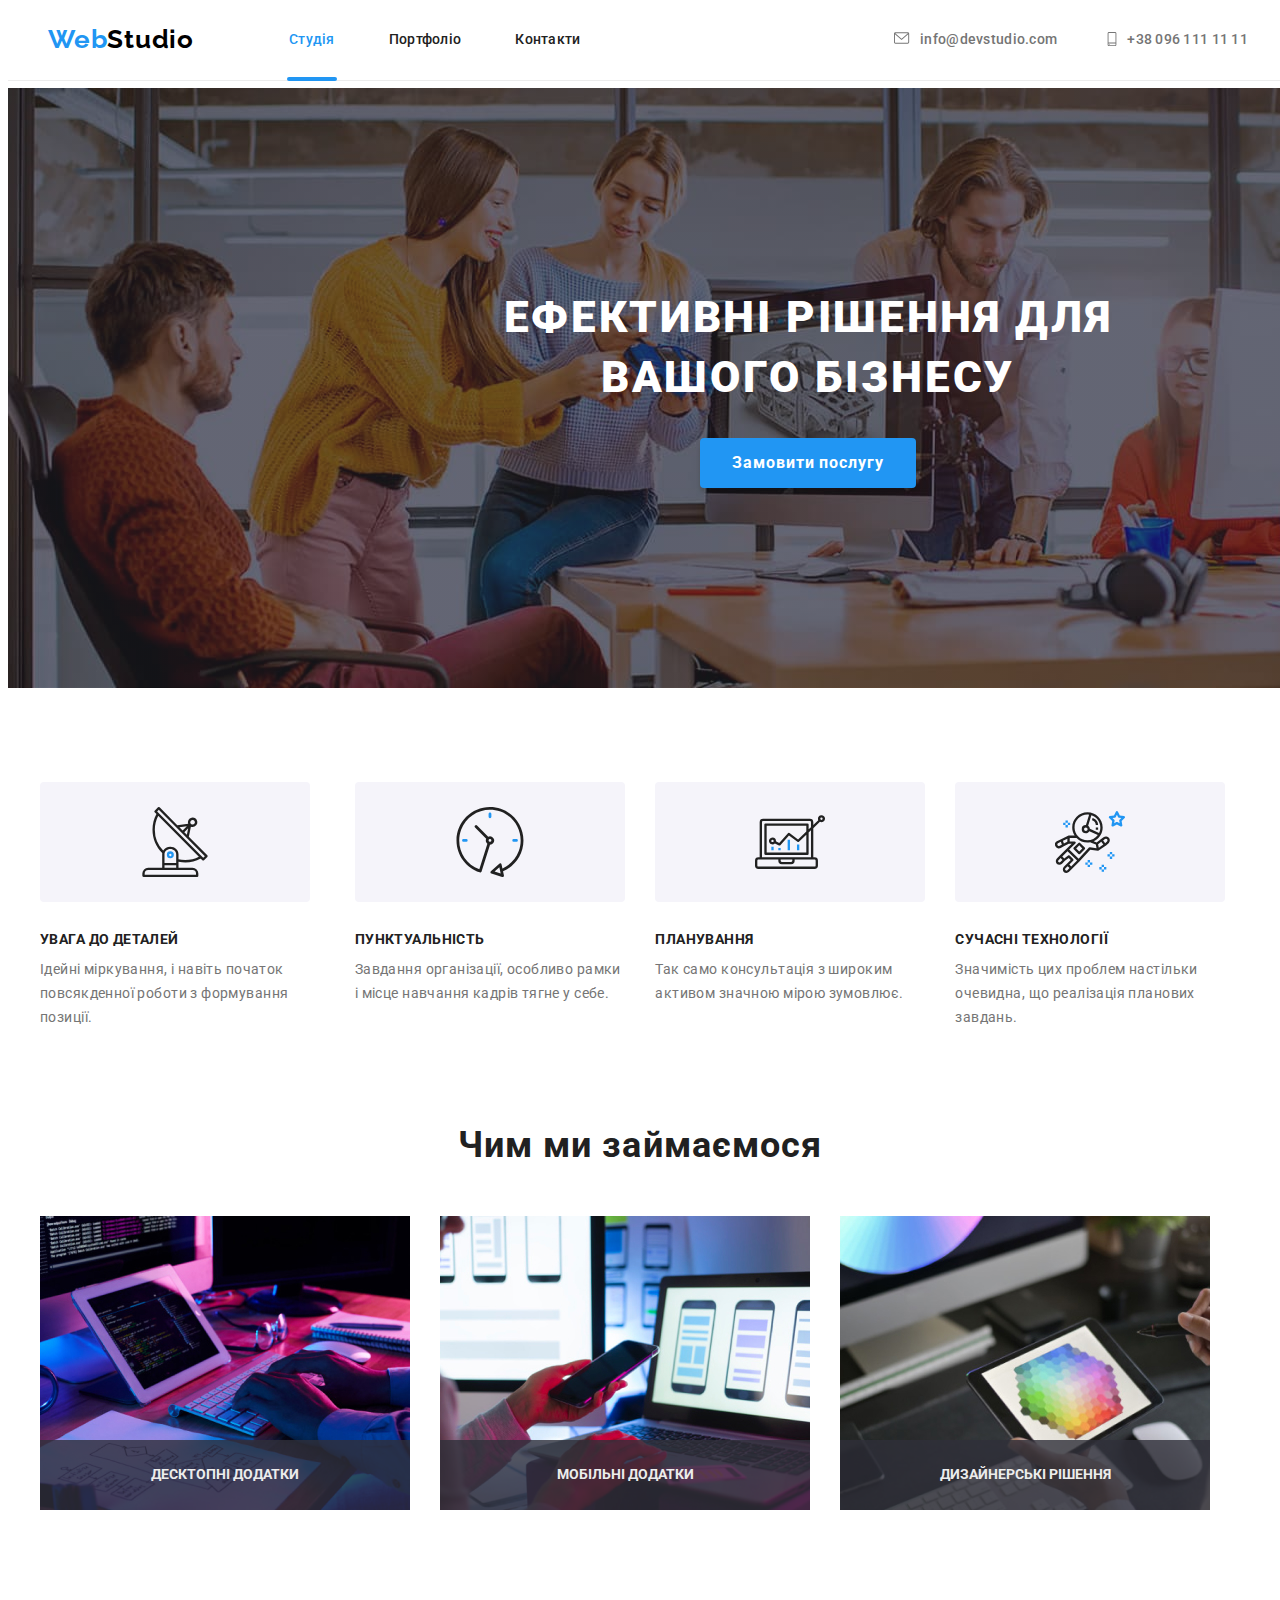
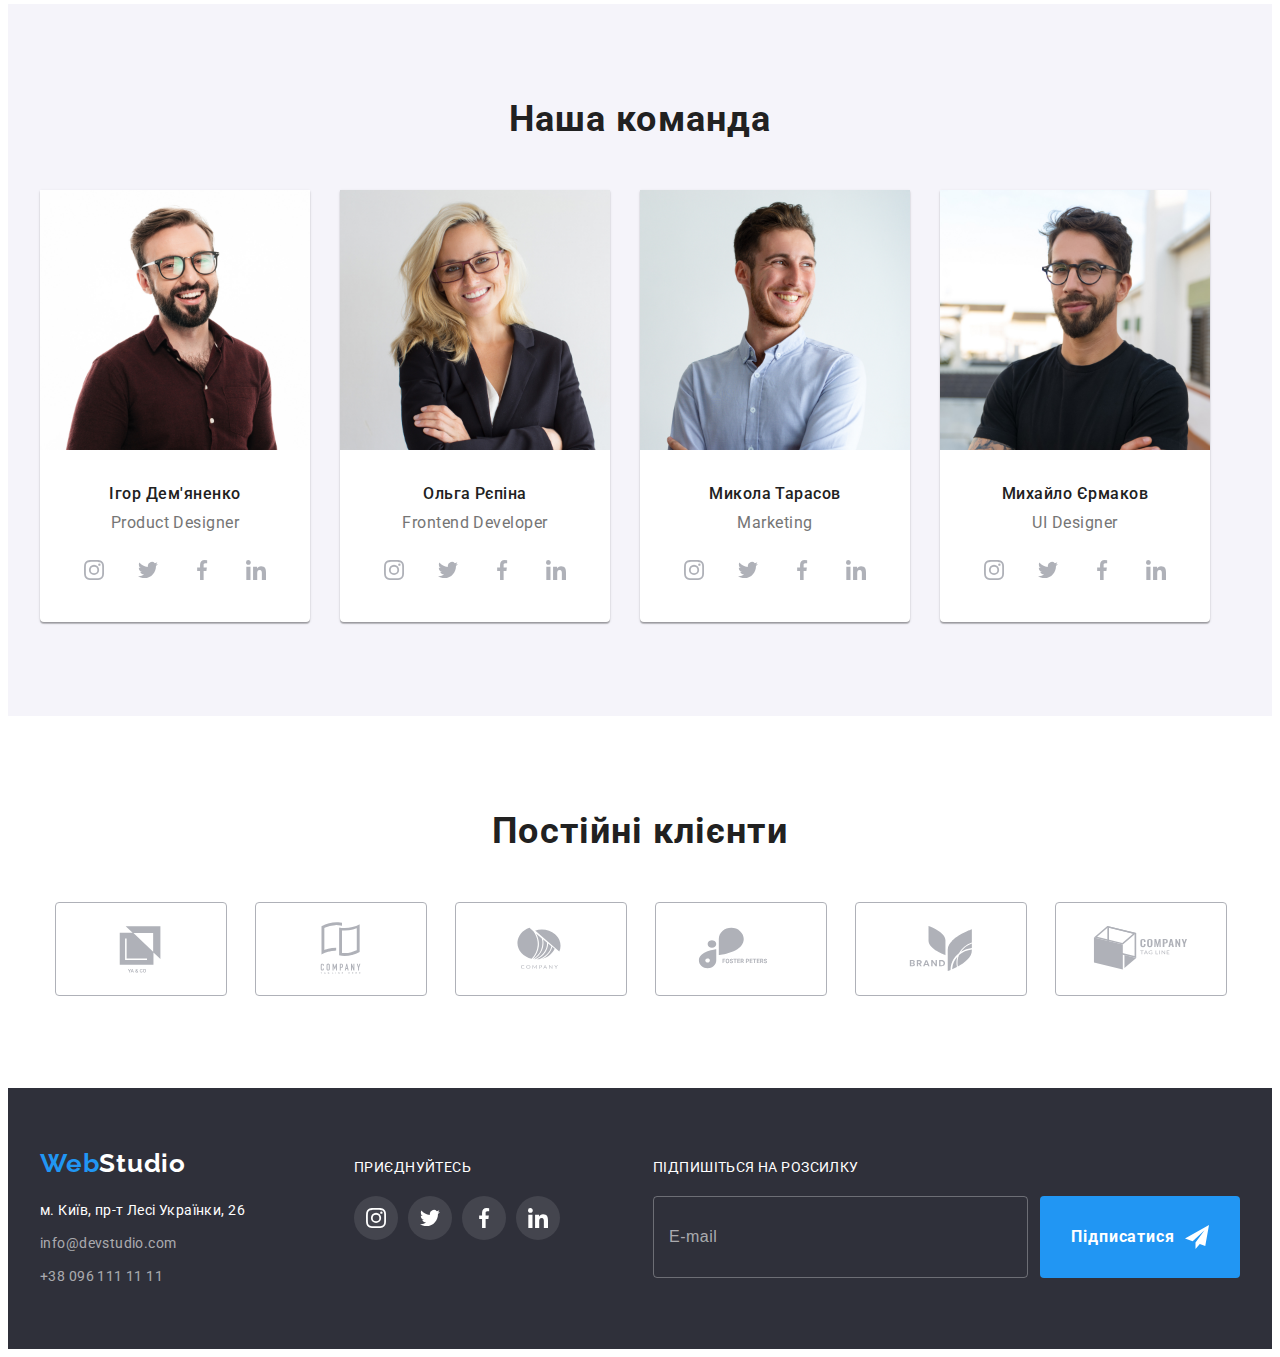
<file: index.html>
<!DOCTYPE html>
<html lang="uk-ua">
  <head>
    <meta charset="UTF-8" />
    <meta http-equiv="X-UA-Compatible" content="IE=edge" />
    <link rel="preconnect" href="https://fonts.googleapis.com" />
    <link rel="preconnect" href="https://fonts.gstatic.com" crossorigin />
    <link
      href="https://fonts.googleapis.com/css2?family=Raleway:wght@700&family=Roboto:wght@400;500;700;900&display=swap"
      rel="stylesheet"
    />
    <link
      rel="stylesheet"
      href="https://cdnjs.cloudflare.com/ajax/libs/modern-normalize/1.1.0/modern-normalize.min.css"
      integrity="sha512-wpPYUAdjBVSE4KJnH1VR1HeZfpl1ub8YT/NKx4PuQ5NmX2tKuGu6U/JRp5y+Y8XG2tV+wKQpNHVUX03MfMFn9Q=="
      crossorigin="anonymous"
      referrerpolicy="no-referrer"
    />

    <link rel="stylesheet" href="css/styles.css" />
    <title>Веб-студія</title>
  </head>
  <body>
    <header class="headsite">
      <div class="container main-nav">
        <nav class="site-nav">
          <a href="./index.html" lang="en" class="logo"
            >Web<span class="logo-dark">Studio</span></a
          >
          <ul class="otherpages-list list">
            <li class="otherpages-item">
              <a href="./index.html" class="otherpages-link link current"
                >Студія</a
              >
            </li>
            <li class="otherpages-item">
              <a
                href="./portfolio.html"
                target="_parent"
                class="otherpages-link link"
                >Портфоліо</a
              >
            </li>
            <li class="otherpages-item">
              <a href="" class="otherpages-link link">Контакти</a>
            </li>
          </ul>
        </nav>
        <ul class="contacts-list list">
          <li class="contacts-item">
            <a
              href="mailto:info@devstudio.com"
              lang="en"
              class="contacts-link link"
            >
              <svg class="contacts-icon-mail" width="16" height="12">
                <use href="./img/icons.svg#icon-envelope"></use>
              </svg>
              info@devstudio.com</a
            >
          </li>
          <li class="contacts-item">
            <a href="tel:+380961111111" class="contacts-link link">
              <svg class="contacts-icon-tel" width="10" height="14">
                <use href="./img/icons.svg#icon-smartphone"></use>
              </svg>
              +38 096 111 11 11</a
            >
          </li>
        </ul>
      </div>
    </header>
    <main>
      <section class="hero">
        <div class="container">
          <h1 class="hero-title">Ефективні рішення для вашого бізнесу</h1>
          <button type="button" class="hero-button button" data-modal-open>
            Замовити послугу
          </button>
        </div>
      </section>
      <section class="section">
        <div class="container">
          <h2 class="benefits-title">Наші переваги</h2>
          <ul class="benefits-list list">
            <li class="benefits-item">
              <div class="benefits-icon-container">
                <svg width="70" height="70">
                  <use href="./img/icons.svg#icon-antenna"></use>
                </svg>
              </div>
              <h3 class="benefits-subtitle">Увага до деталей</h3>
              <p class="benefits-ph">
                Ідейні міркування, і навіть початок повсякденної роботи з
                формування позиції.
              </p>
            </li>
            <li class="benefits-item">
              <div class="benefits-icon-container">
                <svg width="70" height="70">
                  <use href="./img/icons.svg#icon-clock"></use>
                </svg>
              </div>
              <h3 class="benefits-subtitle">Пунктуальність</h3>
              <p class="benefits-ph">
                Завдання організації, особливо рамки і місце навчання кадрів
                тягне у себе.
              </p>
            </li>
            <li class="benefits-item">
              <div class="benefits-icon-container">
                <svg width="70" height="70">
                  <use href="./img/icons.svg#icon-diagram"></use>
                </svg>
              </div>
              <h3 class="benefits-subtitle">Планування</h3>
              <p class="benefits-ph">
                Так само консультація з широким активом значною мірою зумовлює.
              </p>
            </li>
            <li class="benefits-item">
              <div class="benefits-icon-container">
                <svg width="70" height="70">
                  <use href="./img/icons.svg#icon-astronaut"></use>
                </svg>
              </div>
              <h3 class="benefits-subtitle">Сучасні технології</h3>
              <p class="benefits-ph">
                Значимість цих проблем настільки очевидна, що реалізація
                планових завдань.
              </p>
            </li>
          </ul>
        </div>
      </section>
      <section class="what-we-do-section section">
        <div class="container">
          <h2 class="what-we-do-title">Чим ми займаємося</h2>
          <ul class="what-we-do-list list">
            <li class="what-we-can-do-item">
              <img src="./img/box1.jpg" alt="програмування" width="370" />
              <h3 class="item-title">десктопні додатки</h3>
            </li>
            <li class="what-we-can-do-item">
              <img src="./img/box2.jpg" alt="мобільний додаток" width="370" />
              <h3 class="item-title">мобільні додатки</h3>
            </li>
            <li class="what-we-can-do-item">
              <img
                class="what-we-do-photo"
                src="./img/box3.jpg"
                alt="дизайн"
                width="370"
              />
              <h3 class="item-title">дизайнерські рішення</h3>
            </li>
          </ul>
        </div>
      </section>
      <section class="our-team section">
        <div class="container">
          <h2 class="our-team-title">Наша команда</h2>
          <ul class="our-team-list list">
            <li class="our-team-item">
              <img
                src="./img/img-1.jpg"
                alt="Ігор"
                class="our-team-img"
                width="270"
              />
              <div class="our-team-names">
                <h3 class="our-team-subtitle">Ігор Дем'яненко</h3>
                <p class="our-team-ph" lang="en">Product Designer</p>
                <ul class="team-soc list">
                  <li class="team-soc-item">
                    <a href="" class="team-soc-link link">
                      <svg class="team-soc-icon" width="20" height="20">
                        <use href="./img/icons.svg#icon-instagram"></use>
                      </svg>
                    </a>
                  </li>
                  <li class="team-soc-item">
                    <a href="" class="team-soc-link link">
                      <svg class="team-soc-icon" width="20" height="20">
                        <use href="./img/icons.svg#icon-twitter"></use>
                      </svg>
                    </a>
                  </li>
                  <li class="team-soc-item">
                    <a href="" class="team-soc-link link">
                      <svg class="team-soc-icon" width="20" height="20">
                        <use href="./img/icons.svg#icon-facebook"></use>
                      </svg>
                    </a>
                  </li>
                  <li class="team-soc-item">
                    <a href="" class="team-soc-link link">
                      <svg class="team-soc-icon" width="20" height="20">
                        <use href="./img/icons.svg#icon-linkedin"></use>
                      </svg>
                    </a>
                  </li>
                </ul>
              </div>
            </li>
            <li class="our-team-item">
              <img
                src="./img/img-2.jpg"
                alt="Ольга"
                class="our-team-img"
                width="270"
              />
              <div class="our-team-names">
                <h3 class="our-team-subtitle">Ольга Рєпіна</h3>
                <p class="our-team-ph" lang="en">Frontend Developer</p>
                <ul class="team-soc list">
                  <li class="team-soc-item">
                    <a href="" class="team-soc-link link">
                      <svg class="team-soc-icon" width="20" height="20">
                        <use href="./img/icons.svg#icon-instagram"></use>
                      </svg>
                    </a>
                  </li>
                  <li class="team-soc-item">
                    <a href="" class="team-soc-link link">
                      <svg class="team-soc-icon" width="20" height="20">
                        <use href="./img/icons.svg#icon-twitter"></use>
                      </svg>
                    </a>
                  </li>
                  <li class="team-soc-item">
                    <a href="" class="team-soc-link link">
                      <svg class="team-soc-icon" width="20" height="20">
                        <use href="./img/icons.svg#icon-facebook"></use>
                      </svg>
                    </a>
                  </li>
                  <li class="team-soc-item">
                    <a href="" class="team-soc-link link">
                      <svg class="team-soc-icon" width="20" height="20">
                        <use href="./img/icons.svg#icon-linkedin"></use>
                      </svg>
                    </a>
                  </li>
                </ul>
              </div>
            </li>
            <li class="our-team-item">
              <img
                src="./img/img-3.jpg"
                alt="Микола"
                class="our-team-img"
                width="270"
              />
              <div class="our-team-names">
                <h3 class="our-team-subtitle">Микола Тарасов</h3>
                <p class="our-team-ph" lang="en">Marketing</p>
                <ul class="team-soc list">
                  <li class="team-soc-item">
                    <a href="" class="team-soc-link link">
                      <svg class="team-soc-icon" width="20" height="20">
                        <use href="./img/icons.svg#icon-instagram"></use>
                      </svg>
                    </a>
                  </li>
                  <li class="team-soc-item">
                    <a href="" class="team-soc-link link">
                      <svg class="team-soc-icon" width="20" height="20">
                        <use href="./img/icons.svg#icon-twitter"></use>
                      </svg>
                    </a>
                  </li>
                  <li class="team-soc-item">
                    <a href="" class="team-soc-link link">
                      <svg class="team-soc-icon" width="20" height="20">
                        <use href="./img/icons.svg#icon-facebook"></use>
                      </svg>
                    </a>
                  </li>
                  <li class="team-soc-item">
                    <a href="" class="team-soc-link link">
                      <svg class="team-soc-icon" width="20" height="20">
                        <use href="./img/icons.svg#icon-linkedin"></use>
                      </svg>
                    </a>
                  </li>
                </ul>
              </div>
            </li>
            <li class="our-team-item">
              <img
                src="./img/img-4.jpg"
                alt="Михайло"
                class="our-team-img"
                width="270"
              />
              <div class="our-team-names">
                <h3 class="our-team-subtitle">Михайло Єрмаков</h3>
                <p class="our-team-ph" lang="en">UI Designer</p>
                <ul class="team-soc list">
                  <li class="team-soc-item">
                    <a href="" class="team-soc-link link">
                      <svg class="team-soc-icon" width="20" height="20">
                        <use href="./img/icons.svg#icon-instagram"></use>
                      </svg>
                    </a>
                  </li>
                  <li class="team-soc-item">
                    <a href="" class="team-soc-link link">
                      <svg class="team-soc-icon" width="20" height="20">
                        <use href="./img/icons.svg#icon-twitter"></use>
                      </svg>
                    </a>
                  </li>
                  <li class="team-soc-item">
                    <a href="" class="team-soc-link link">
                      <svg class="team-soc-icon" width="20" height="20">
                        <use href="./img/icons.svg#icon-facebook"></use>
                      </svg>
                    </a>
                  </li>
                  <li class="team-soc-item">
                    <a href="" class="team-soc-link link">
                      <svg class="team-soc-icon" width="20" height="20">
                        <use href="./img/icons.svg#icon-linkedin"></use>
                      </svg>
                    </a>
                  </li>
                </ul>
              </div>
            </li>
          </ul>
        </div>
      </section>
      <section class="section">
        <div class="container">
          <h2 class="clients-title">Постійні клієнти</h2>
          <ul class="clients-list list">
            <li class="clients-item">
              <a href="" class="clients-link link">
                <svg class="clients-icon" width="106" height="60">
                  <use href="./img/icons.svg#icon-client-1"></use>
                </svg>
              </a>
            </li>
            <li class="clients-item">
              <a href="" class="clients-link link">
                <svg class="clients-icon" width="106" height="60">
                  <use href="./img/icons.svg#icon-client-2"></use>
                </svg>
              </a>
            </li>
            <li class="clients-item">
              <a href="" class="clients-link link">
                <svg class="clients-icon" width="106" height="60">
                  <use href="./img/icons.svg#icon-client-3"></use>
                </svg>
              </a>
            </li>
            <li class="clients-item">
              <a href="" class="clients-link link">
                <svg class="clients-icon" width="106" height="60">
                  <use href="./img/icons.svg#icon-client-4"></use>
                </svg>
              </a>
            </li>
            <li class="clients-item">
              <a href="" class="clients-link link">
                <svg class="clients-icon" width="106" height="60">
                  <use href="./img/icons.svg#icon-client-5"></use>
                </svg>
              </a>
            </li>
            <li class="clients-item">
              <a href="" class="clients-link link">
                <svg class="clients-icon" width="106" height="60">
                  <use href="./img/icons.svg#icon-client-6"></use>
                </svg>
              </a>
            </li>
          </ul>
        </div>
      </section>
    </main>
    <footer class="footsite">
      <div class="container footer">
        <div class="left-footer">
          <a href="" lang="en" class="logo">
            Web<span class="logo-light">Studio</span></a
          >
          <address class="address-section">
            <ul class="address-list list">
              <li class="address-item">
                <a href="м.Київ,пр-тЛесіУкраїнки,26" class="address-link link"
                  >м. Київ, пр-т Лесі Українки, 26</a
                >
              </li>
              <li class="address-item">
                <a
                  href="mailto:info@devstudio.com"
                  lang="en"
                  class="mail-and-phone-link link"
                  >info@devstudio.com</a
                >
              </li>
              <li class="address-item">
                <a href="tel:+380981111111" class="mail-and-phone-link link"
                  >+38 096 111 11 11</a
                >
              </li>
            </ul>
          </address>
        </div>
        <div class="join">
          <p class="join-title">Приєднуйтесь</p>
          <ul class="join-list list">
            <li class="soc-item">
              <a
                href="https://www.instagram.com"
                target="_blank"
                rel="noopener noreferrer"
                class="soc-link link"
              >
                <svg class="soc-icon" width="20" height="20">
                  <use href="./img/icons.svg#icon-instagram"></use>
                </svg>
              </a>
            </li>
            <li class="soc-item">
              <a
                href="https://twitter.com"
                target="_blank"
                rel="noopener noreferrer nofollov"
                class="soc-link link"
              >
                <svg class="soc-icon" width="20" height="20">
                  <use href="./img/icons.svg#icon-twitter"></use>
                </svg>
              </a>
            </li>
            <li class="soc-item">
              <a
                href="https://facebook.com"
                target="_blank"
                rel="noopener noreferrer nofollov"
                class="soc-link link"
              >
                <svg class="soc-icon" width="20" height="20">
                  <use href="./img/icons.svg#icon-facebook"></use>
                </svg>
              </a>
            </li>
            <li class="soc-item">
              <a
                href="https://linkedin.com"
                target="_blank"
                rel="noopener noreferrer nofollov"
                class="soc-link link"
              >
                <svg class="soc-icon" width="20" height="20">
                  <use href="./img/icons.svg#icon-linkedin"></use>
                </svg>
              </a>
            </li>
          </ul>
        </div>
        <form action="#">
          <p class="send-paragraph">Підпишіться на розсилку</p>
          <div class="send-wrap">
            <label>
              <input
                type="email"
                name="send"
                class="send-input"
                placeholder="E-mail"
            /></label>
            <button type="submit" class="send-button button">
              Підписатися
              <svg class="send-icon" width="24" height="24">
                <use href="./img/icons.svg#icon-icon-send"></use>
              </svg>
            </button>
          </div>
        </form>
      </div>
    </footer>
    <div class="backdrop is-hidden" data-modal>
      <div class="modal">
        <button type="button" class="modal-close" data-modal-close>
          <svg class="button-close-icon" width="18" height="18">
            <use href="./img/icons.svg#icon-close-black"></use>
          </svg>
        </button>
        <p class="modal-title">Залиште свої дані, ми вам передзвонимо</p>
        <form class="modal-form">
          <div class="input-field">
            <label class="label-text">Ім'я</label>
            <div class="input-wrap">
              <input type="text" class="form-input" name="user-name" required />
              <svg class="input-icon" width="18" height="18">
                <use href="./img/icons.svg#icon-person-black"></use>
              </svg>
            </div>
          </div>
          <div class="input-field">
            <label class="label-text">Телефон</label>
            <div class="input-wrap">
              <input type="text" class="form-input" name="user-tel" required />
              <svg class="input-icon" width="18" height="18">
                <use href="./img/icons.svg#icon-phone-black"></use>
              </svg>
            </div>
          </div>
          <div class="input-field">
            <label class="label-text">Пошта</label>
            <div class="input-wrap">
              <input type="text" class="form-input" name="user-mail" required />
              <svg class="input-icon" width="18" height="18">
                <use href="./img/icons.svg#icon-email-black"></use>
              </svg>
            </div>
          </div>
          <div class="input-field">
            <label for="user-comment" class="label-text">Коментар</label>
            <textarea
              class="form-text"
              name="user-comment"
              id="user-comment"
              placeholder="Введіть текст"
            ></textarea>
          </div>
          <label class="check-label"></label>
          <input
            type="checkbox"
            name="user-policy"
            value="true"
            class="input-check visually-hidden"
            id="user-policy"
          />
          <label for="user-policy" class="check-text">
            <span
              ><svg class="check-icon" width="16" height="15">
                <use href="./img/icons.svg#icon-checked"></use></svg></span
            >Погоджуюся з розсилкою та приймаю&nbsp;
            <a href="#" class="check-link">Умови договору</a></label
          >

          <button type="submit" class="form-button button">Відправити</button>
        </form>
      </div>
    </div>
    <script src="./js/modal.js"></script>
  </body>
</html>
</file>
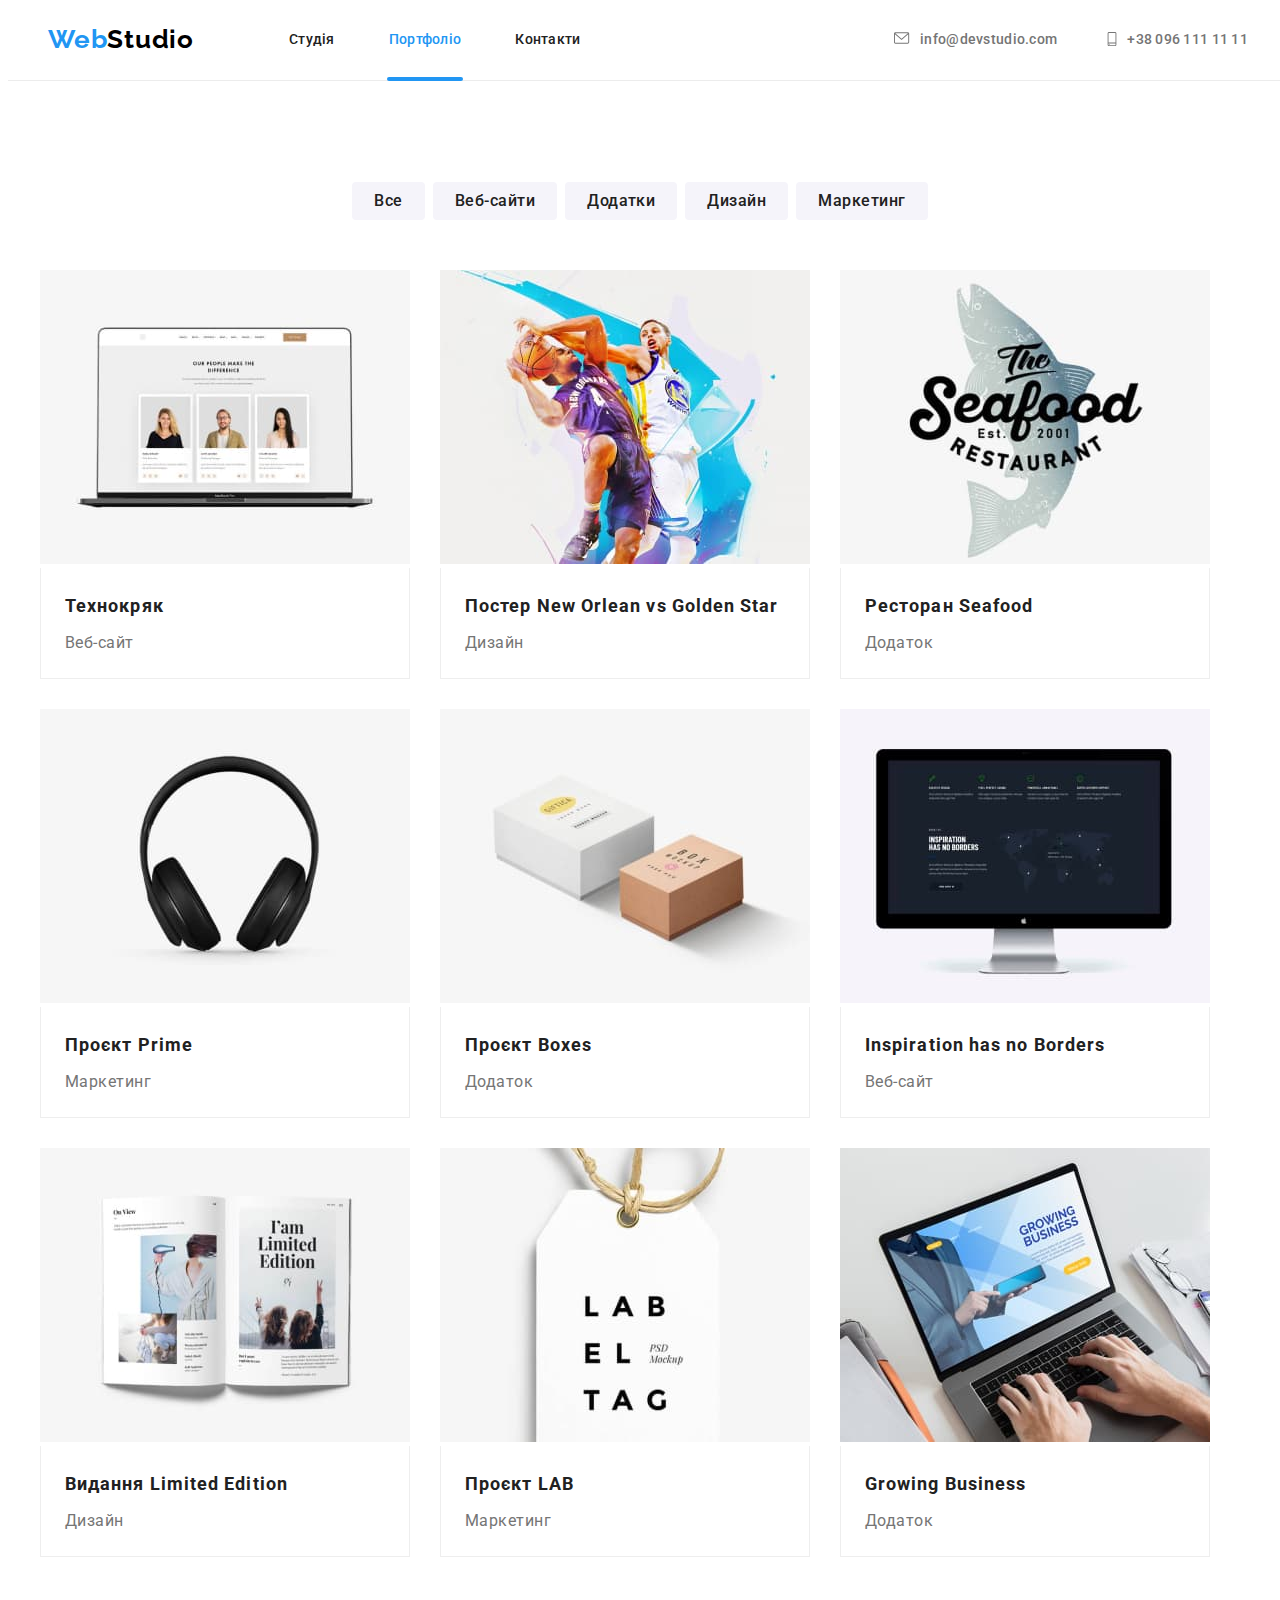
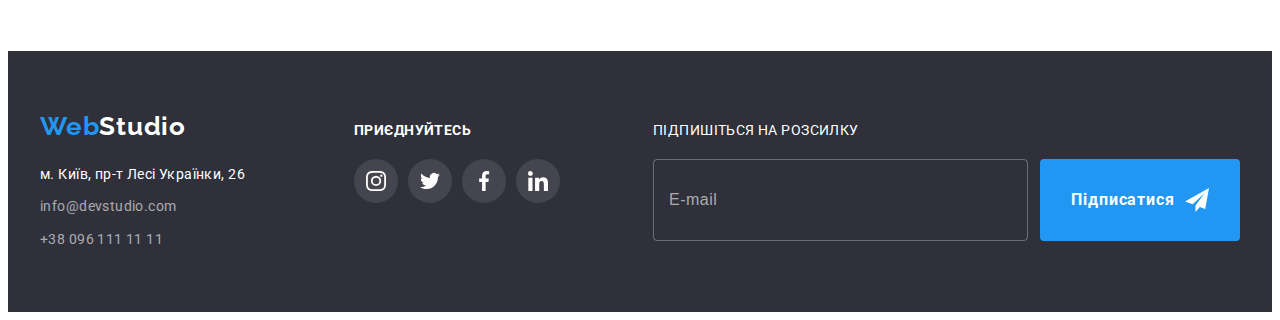
<file: portfolio.html>
<!DOCTYPE html>
<html lang="uk-ua">
  <head>
    <meta charset="UTF-8" />
    <meta http-equiv="X-UA-Compatible" content="IE=edge" />
    <meta name="viewport" content="width=device-width, initial-scale=1.0" />
    <link rel="preconnect" href="https://fonts.googleapis.com" />
    <link rel="preconnect" href="https://fonts.gstatic.com" crossorigin />
    <link
      href="https://fonts.googleapis.com/css2?family=Raleway:wght@700&family=Roboto:wght@400;500;700;900&display=swap"
      rel="stylesheet"
    />
    <link
      rel="stylesheet"
      href="https://cdnjs.cloudflare.com/ajax/libs/modern-normalize/1.1.0/modern-normalize.min.css"
      integrity="sha512-wpPYUAdjBVSE4KJnH1VR1HeZfpl1ub8YT/NKx4PuQ5NmX2tKuGu6U/JRp5y+Y8XG2tV+wKQpNHVUX03MfMFn9Q=="
      crossorigin="anonymous"
      referrerpolicy="no-referrer"
    />
    <link rel="stylesheet" href="css/styles.css" />
    <title>Портфоліо вебстудія</title>
  </head>
  <body>
    <header class="headsite">
      <div class="container main-nav">
        <nav class="site-nav">
          <a href="./index.html" lang="en" class="logo"
            >Web<span class="logo-dark">Studio</span></a
          >
          <ul class="otherpages-list list">
            <li class="otherpages-item">
              <a href="./index.html" class="otherpages-link link">Студія</a>
            </li>
            <li class="otherpages-item">
              <a
                href="./portfolio.html"
                target="_parent"
                class="otherpages-link link current"
                >Портфоліо</a
              >
            </li>
            <li class="otherpages-item">
              <a href="" class="otherpages-link link">Контакти</a>
            </li>
          </ul>
        </nav>
        <ul class="contacts-list list">
          <li class="contacts-item">
            <a
              href="mailto:info@devstudio.com"
              lang="en"
              class="contacts-link link"
            >
              <svg class="contacts-icon-mail" width="16" height="12">
                <use href="./img/icons.svg#icon-envelope"></use>
              </svg>
              info@devstudio.com</a
            >
          </li>
          <li class="contacts-item">
            <a href="tel:+380961111111" class="contacts-link link">
              <svg class="contacts-icon-tel" width="10" height="14">
                <use href="./img/icons.svg#icon-smartphone"></use>
              </svg>
              +38 096 111 11 11</a
            >
          </li>
        </ul>
      </div>
    </header>
    <main>
      <section class="section">
        <div class="container">
          <h1 class="examples-title visually-hidden">Приклади робіт</h1>
          <ul class="filters-list list">
            <li class="filters-item">
              <button type="button" class="filters-button button">Все</button>
            </li>
            <li class="filters-item">
              <button type="button" class="filters-button button">
                Веб-сайти
              </button>
            </li>
            <li class="filters-item">
              <button type="button" class="filters-button button">
                Додатки
              </button>
            </li>
            <li class="filters-item">
              <button type="button" class="filters-button button">
                Дизайн
              </button>
            </li>
            <li class="filters-item">
              <button type="button" class="filters-button button">
                Маркетинг
              </button>
            </li>
          </ul>
          <ul class="examples-list list">
            <li class="examples-item">
              <div class="examples-layout">
                <img
                  src="./img/1.jpg"
                  alt="веб сайт для ресторану"
                  width="370"
                />
                <p class="examples-text">
                  Ресурс пропонує комплексні пропозиції з різним рівнем
                  функціоналу та сервісів. Все це дозволить відвідувачу отримати
                  вичерпні відомості про компанію чи приватну особу.
                </p>
              </div>
              <div class="examples-frame">
                <h2 class="examples-subtitle">Технокряк</h2>
                <p class="examples-ph">Веб-сайт</p>
              </div>
            </li>
            <li class="examples-item">
              <div class="examples-layout">
                <img src="./img/2.jpg" alt="баскетбол афіша" width="370" />
                <p class="examples-text">
                  Ресурс пропонує комплексні пропозиції з різним рівнем
                  функціоналу та сервісів. Все це дозволить відвідувачу отримати
                  вичерпні відомості про компанію чи приватну особу.
                </p>
              </div>
              <div class="examples-frame">
                <h2 class="examples-subtitle">
                  Постер <span lang="en">New Orlean vs Golden Star</span>
                </h2>
                <p class="examples-ph">Дизайн</p>
              </div>
            </li>
            <li class="examples-item">
              <div class="examples-layout">
                <img
                  src="./img/3.jpg"
                  alt="додаток для ресторану"
                  width="370"
                />
                <p class="examples-text">
                  Ресурс пропонує комплексні пропозиції з різним рівнем
                  функціоналу та сервісів. Все це дозволить відвідувачу отримати
                  вичерпні відомості про компанію чи приватну особу.
                </p>
              </div>
              <div class="examples-frame">
                <h2 class="examples-subtitle">
                  Ресторан <span lang="en">Seafood</span>
                </h2>
                <p class="examples-ph">Додаток</p>
              </div>
            </li>
            <li class="examples-item">
              <div class="examples-layout">
                <img src="./img/4.jpg" alt="навушники" width="370" />
                <p class="examples-text">
                  Ресурс пропонує комплексні пропозиції з різним рівнем
                  функціоналу та сервісів. Все це дозволить відвідувачу отримати
                  вичерпні відомості про компанію чи приватну особу.
                </p>
              </div>
              <div class="examples-frame">
                <h2 class="examples-subtitle">
                  Проєкт <span lang="en">Prime</span>
                </h2>
                <p class="examples-ph">Маркетинг</p>
              </div>
            </li>
            <li class="examples-item">
              <div class="examples-layout">
                <img src="./img/5.jpg" alt="коробки" width="370" />
                <p class="examples-text">
                  Ресурс пропонує комплексні пропозиції з різним рівнем
                  функціоналу та сервісів. Все це дозволить відвідувачу отримати
                  вичерпні відомості про компанію чи приватну особу.
                </p>
              </div>
              <div class="examples-frame">
                <h2 class="examples-subtitle">
                  Проєкт <span lang="en">Boxes</span>
                </h2>
                <p class="examples-ph">Додаток</p>
              </div>
            </li>
            <li class="examples-item">
              <div class="examples-layout">
                <img src="./img/6.jpg" alt="аймак вебсайт" width="370" />
                <p class="examples-text">
                  Ресурс пропонує комплексні пропозиції з різним рівнем
                  функціоналу та сервісів. Все це дозволить відвідувачу отримати
                  вичерпні відомості про компанію чи приватну особу.
                </p>
              </div>
              <div class="examples-frame">
                <h2 class="examples-subtitle" lang="en">
                  Inspiration has no Borders
                </h2>
                <p class="examples-ph">Веб-сайт</p>
              </div>
            </li>
            <li class="examples-item">
              <div class="examples-layout">
                <img src="./img/7.jpg" alt="дизайн журналу" width="370" />
                <p class="examples-text">
                  Ресурс пропонує комплексні пропозиції з різним рівнем
                  функціоналу та сервісів. Все це дозволить відвідувачу отримати
                  вичерпні відомості про компанію чи приватну особу.
                </p>
              </div>
              <div class="examples-frame">
                <h2 class="examples-subtitle">
                  Видання <span lang="en">Limited Edition</span>
                </h2>
                <p class="examples-ph">Дизайн</p>
              </div>
            </li>
            <li class="examples-item">
              <div class="examples-layout">
                <img src="./img/8.jpg" alt="бірка" width="370" />
                <p class="examples-text">
                  Ресурс пропонує комплексні пропозиції з різним рівнем
                  функціоналу та сервісів. Все це дозволить відвідувачу отримати
                  вичерпні відомості про компанію чи приватну особу.
                </p>
              </div>
              <div class="examples-frame">
                <h2 class="examples-subtitle">
                  Проєкт <span lang="en">LAB</span>
                </h2>
                <p class="examples-ph">Маркетинг</p>
              </div>
            </li>
            <li class="examples-item">
              <div class="examples-layout">
                <img src="./img/9.jpg" alt="додаток лептоп" width="370" />
                <p class="examples-text">
                  Ресурс пропонує комплексні пропозиції з різним рівнем
                  функціоналу та сервісів. Все це дозволить відвідувачу отримати
                  вичерпні відомості про компанію чи приватну особу.
                </p>
              </div>
              <div class="examples-frame">
                <h2 class="examples-subtitle" lang="en">Growing Business</h2>
                <p class="examples-ph">Додаток</p>
              </div>
            </li>
          </ul>
        </div>
      </section>
    </main>
    <footer class="footsite">
      <div class="container footer">
        <div class="left-footer">
          <a href="./index.html" lang="en" class="logo"
            >Web<span class="logo-light">Studio</span></a
          >
          <address class="address-section">
            <ul class="address-list list">
              <li class="address-item">
                <a href="м.Київ,пр-тЛесіУкраїнки,26" class="address-link link"
                  >м. Київ, пр-т Лесі Українки, 26</a
                >
              </li>
              <li class="address-item">
                <a
                  href="mailto:info@devstudio.com"
                  lang="en"
                  class="mail-and-phone-link link"
                  >info@devstudio.com</a
                >
              </li>
              <li class="address-item">
                <a href="tel:+380971111111" class="mail-and-phone-link link"
                  >+38 096 111 11 11</a
                >
              </li>
            </ul>
          </address>
        </div>
        <div class="join">
          <h3 class="join-title">Приєднуйтесь</h3>
          <ul class="join-list list">
            <li class="soc-item">
              <a
                href="https://www.instagram.com"
                target="_blank"
                rel="noopener noreferrer"
                class="soc-link link"
              >
                <svg class="soc-icon" width="20" height="20">
                  <use href="./img/icons.svg#icon-instagram"></use>
                </svg>
              </a>
            </li>
            <li class="soc-item">
              <a
                href="https://twitter.com"
                target="_blank"
                rel="noopener noreferrer nofollov"
                class="soc-link link"
              >
                <svg class="soc-icon" width="20" height="20">
                  <use href="./img/icons.svg#icon-twitter"></use>
                </svg>
              </a>
            </li>
            <li class="soc-item">
              <a
                href="https://facebook.com"
                target="_blank"
                rel="noopener noreferrer nofollov"
                class="soc-link link"
              >
                <svg class="soc-icon" width="20" height="20">
                  <use href="./img/icons.svg#icon-facebook"></use>
                </svg>
              </a>
            </li>
            <li class="soc-item">
              <a
                href="https://linkedin.com"
                target="_blank"
                rel="noopener noreferrer nofollov"
                class="soc-link link"
              >
                <svg class="soc-icon" width="20" height="20">
                  <use href="./img/icons.svg#icon-linkedin"></use>
                </svg>
              </a>
            </li>
          </ul>
        </div>
        <form action="#">
          <p class="send-paragraph">Підпишіться на розсилку</p>
          <div class="send-wrap">
            <label>
              <input
                type="email"
                name="send"
                class="send-input"
                placeholder="E-mail"
            /></label>
            <button type="submit" class="send-button button">
              Підписатися
              <svg class="send-icon" width="24" height="24">
                <use href="./img/icons.svg#icon-icon-send"></use>
              </svg>
            </button>
          </div>
        </form>
      </div>
    </footer>
  </body>
</html>
</file>
<file: css/styles.css>
/* -------------general and logo----------------- */
:root {
  --accent-color: #2196f3;
  --hover-color: #188ce8;
  --normal-color: #ffffff;
  --primary-color: #212121;
  --minor-color: #757575;
  --secondary-color: #f5f4fa;
  --icon-color: #afb1b8;
  --color-decor: #afb1b8;
  --header-border: 1px;
  --cubic: cubic-bezier(0.4, 0, 0.2, 1);
  --timing: 250ms;
}

body {
  position: relative;
  font-family: "Roboto", sans-serif;
  color: var(--primary-color);
  padding-top: 80px;
}

h1,
h2,
h3,
h4,
h5,
h6,
p,
ul {
  margin: 0;
  padding-left: 0;
}

.container {
  width: 1200px;
  padding: 0px 15px;
  margin: 0 auto;
}

.visually-hidden {
  position: absolute;
  white-space: nowrap;
  width: 1px;
  height: 1px;
  overflow: hidden;
  border: 0;
  padding: 0;
  clip: rect(0 0 0 0);
  clip-path: inset(50%);
  margin: -1px;
}

.logo {
  font-family: "Raleway";
  font-weight: 700;
  font-size: 26px;
  line-height: 1.2;
  letter-spacing: 0.03em;
  color: var(--accent-color);
  text-decoration: none;
}

.logo-dark {
  color: #000000;
}

.logo-light {
  color: var(--normal-color);
}

.list {
  list-style: none;
}

.link {
  text-decoration: none;
  font-size: 14px;
}

.link:hover,
.link:focus {
  color: var(--accent-color);
}

.button {
  font-family: inherit;
  border: none;
  cursor: pointer;
  font-size: 16px;
}

.section {
  padding-top: 94px;
  padding-bottom: 94px;
}

/* -------visually-hidden-title--------- */
.benefits-title,
.examples-title {
  position: absolute;
  white-space: nowrap;
  width: 1px;
  height: 1px;
  overflow: hidden;
  border: 0;
  padding: 0;
  clip: rect(0 0 0 0);
  clip-path: inset(50%);
  margin: -1px;
}

/* --------------------header----------------------*/

.headsite {
  border-bottom: 1px solid #ececec;
  position: fixed;
  background-color: var(--normal-color);
  width: 100%;
  top: 0;
  z-index: 1;
}

.main {
  padding-top: 80px;
}
.site-nav .logo {
  padding-top: 24px;
  margin-right: 93px;
}

.site-nav .current {
  color: var(--accent-color);
  position: relative;
}

.site-nav,
.otherpages-list,
.main-nav,
.contacts-list {
  display: flex;
  font-weight: 500;
  font-size: 14px;
  line-height: 1.14;
  letter-spacing: 0.02em;
}

.main-nav {
  justify-content: space-between;
}

.otherpages-item:not(:last-child),
.contacts-item:not(:last-child) {
  margin-right: 50px;
}

.otherpages-link,
.contacts-link {
  font-weight: 500;
  line-height: 1.14;
  letter-spacing: 0.02em;
  color: inherit;
  display: block;
  padding: 32px 0px;
  transition-property: color, background-color, box-shadow;
  transition-duration: var(--timing);
  transition-timing-function: var(--cubic);
}

.otherpages-link {
  position: relative;
  padding-left: 2px;
  padding-right: 2px;
}

.site-nav .current::after {
  content: "";
  width: 100%;
  height: 4px;
  background-color: var(--accent-color);
  border-radius: 2px;
  position: absolute;
  bottom: calc(0px - var(--header-border));
  right: 0;
}

.contacts-link {
  font-style: normal;
  color: var(--minor-color);
  display: flex;
  fill: currentColor;
  transition-property: color, background-color, box-shadow;
  transition-duration: var(--timing);
  transition-timing-function: var(--cubic);
}

.contacts-icon-tel {
  margin-right: 10px;
}

.contacts-icon-mail {
  margin-right: 10px;
}
/* ----------------hero----------------- */
.hero {
  width: 1600px;
  margin-left: auto;
  margin-right: auto;
  background-color: #2f303a;
  text-align: center;
  letter-spacing: 0.06em;
  padding-top: 200px;
  padding-bottom: 200px;
  background-image: linear-gradient(
      to right,
      rgba(47, 48, 58, 0.4),
      rgba(47, 48, 58, 0.4)
    ),
    url(../img/hero-img.jpg);
  background-position: center;
  background-repeat: no-repeat;
  background-size: cover;
}

.hero-title {
  max-width: 696px;
  font-weight: 900;
  font-size: 44px;
  line-height: 1.36;
  margin: 0 auto;
  margin-bottom: 30px;
  letter-spacing: 0.06em;
  text-transform: uppercase;
  color: var(--normal-color);
}

.hero-button {
  font-weight: 700;
  line-height: 1.88;
  letter-spacing: 0.06em;
  color: var(--normal-color);
  background-color: var(--accent-color);
  box-shadow: 0px 4px 4px rgba(0, 0, 0, 0.15);
  border-radius: 4px;
  padding: 10px 32px 10px 32px;
  min-width: 216px;
  transition-property: background-color, color;
  transition-duration: var(--timing);
  transition-timing-function: var(--cubic);
}

.hero-button:hover,
.hero-button:focus {
  color: var(--normal-color);
  background-color: #188ce8;
  box-shadow: 0px 4px 4px rgba(0, 0, 0, 0.15);
  border-radius: 4px;
}

/* -----------benefits-------------- */

.benefits-list {
  display: flex;
  column-gap: 30px;
}

.benefits-item {
  flex-basis: calc((100%-90px) / 4);
}

.benefits-icon-container {
  background-color: var(--secondary-color);
  margin-bottom: 30px;
  width: 270px;
  height: 120px;
  border-radius: 4px;
  display: flex;
  justify-content: center;
  align-items: center;
}

.benefits-picture {
  display: flex;
  justify-content: center;
  align-items: center;
  height: 120px;
  background-color: #f5f4fa;
  border-radius: 4px;
  margin-bottom: 30px;
}

.benefits-subtitle {
  margin-bottom: 10px;
  font-size: 14px;
  line-height: 1.14;
  letter-spacing: 0.03em;
  text-transform: uppercase;
}

.benefits-ph {
  font-size: 14px;
  line-height: 1.71;
  letter-spacing: 0.03em;
  color: var(--minor-color);
}

/*-----------------what-we-do--------*/
.what-we-do-section {
  padding-top: 0;
}

.what-we-do-title {
  font-size: 36px;
  line-height: 1.17;
  text-align: center;
  letter-spacing: 0.03em;
  margin-bottom: 50px;
}

.what-we-do-list {
  display: flex;
  column-gap: 30px;
}
.item-title {
  display: flex;
  justify-content: center;
  align-items: center;
  font-weight: 700;
  font-size: 14px;
  line-height: 1.14;
  text-transform: uppercase;
  position: absolute;
  color: #ececec;
  background-color: rgba(47, 48, 58, 0.8);
  width: 100%;
  height: 70px;
  bottom: 0;
  right: 0;
}
.what-we-can-do-item {
  flex-basis: calc((100%-60px) / 3);
  position: relative;
  display: flex;
}

.img {
  display: block;
  max-width: 100%;
  height: auto;
}

/* ----------------team----------*/
.our-team {
  background-color: var(--secondary-color);
}

.our-team-list {
  text-align: center;
  display: flex;
  column-gap: 30px;
}

.our-team-item {
  flex-basis: calc((100%-90px) / 4);
  background-color: var(--normal-color);
  box-shadow: 0px 1px 3px rgba(0, 0, 0, 0.12), 0px 1px 1px rgba(0, 0, 0, 0.14),
    0px 2px 1px rgba(0, 0, 0, 0.2);
  border-radius: 0px 0px 4px 4px;
}

.our-team-title {
  font-size: 36px;
  line-height: 1.17;
  text-align: center;
  letter-spacing: 0.03em;
  margin-bottom: 50px;
}

.our-team-names {
  padding: 30px 0px;
}

.our-team-subtitle {
  font-weight: 500;
  font-size: 16px;
  line-height: 1.19;
  letter-spacing: 0.03em;
  margin-bottom: 10px;
}

.our-team-ph {
  font-size: 16px;
  line-height: 1.19;
  letter-spacing: 0.03em;
  color: var(--minor-color);
  margin-bottom: 16px;
}

.team-soc {
  display: flex;
  justify-content: center;
  gap: 10px;
}

.team-soc-link {
  width: 44px;
  height: 44px;
  border-radius: 50%;
  display: flex;
  align-items: center;
  justify-content: center;
  fill: var(--color-decor);
  transition-property: fill, background-color;
  transition-duration: var(--timing);
  transition-timing-function: var(--cubic);
}

.team-soc-link:hover,
.team-soc-link:focus {
  fill: var(--normal-color);
  background-color: currentColor;
}

/*-----------------clients-------------------*/

.clients-list {
  display: flex;
  gap: 30px;
  justify-content: center;
}

.clients-item {
  width: 170px;
  height: 92px;
}

.clients-title {
  font-size: 36px;
  line-height: 1.17;
  text-align: center;
  letter-spacing: 0.03em;
  margin-bottom: 50px;
}

.clients-item {
  width: 170px;
  height: 92px;
}

.clients-link {
  display: flex;
  align-items: center;
  justify-content: center;
  fill: var(--color-decor);
  width: 100%;
  height: 100%;
  border: 1px solid var(--color-decor);
  border-radius: 4px;
  transition-property: fill, background-color;
  transition-duration: var(--timing);
  transition-timing-function: var(--cubic);
}

.clients-link:hover,
.clients-link:focus {
  fill: currentColor;
  border-color: currentColor;
}

/* ----------------footer-------------------- */
.footsite {
  background-color: #2f303a;
  padding-top: 60px;
  padding-bottom: 60px;
}
.footer {
  display: flex;
  align-items: baseline;
}

.left-footer {
  margin-right: 70px;
  flex-grow: 1;
}

.address-section {
  margin-top: 20px;
}

.address-item:nth-child(n + 2) {
  margin-top: 9px;
}

.address-link {
  font-style: normal;
  line-height: 1.71;
  letter-spacing: 0.03em;
  color: var(--normal-color);
}

.mail-and-phone-link {
  font-style: normal;
  line-height: 1.71;
  letter-spacing: 0.03em;
  color: rgba(255, 255, 255, 0.6);
}

.join-list {
  display: flex;
  justify-content: center;
  gap: 10px;
}

.join-list .soc-link {
  display: flex;
  justify-content: center;
  align-items: center;
  width: 44px;
  height: 44px;
  border-radius: 50px;
  fill: var(--normal-color);
  background-color: rgba(255, 255, 255, 0.1);
  transition-property: fill, background-color;
  transition-duration: var(--timing);
  transition-timing-function: var(--cubic);
}

.join {
  margin-right: 93px;
}

.join-title,
.send-paragraph {
  margin-bottom: 20px;
  font-size: 14px;
  line-height: 1.14;
  letter-spacing: 0.03em;
  text-transform: uppercase;
  color: var(--normal-color);
}

.join-list .soc-link:hover,
.join-list .soc-link:focus {
  background-color: currentColor;
}

.send-input {
  min-width: 358px;
  height: 50px;
  padding: 15px 0px 15px 15px;
  background-color: transparent;
  border: 1px solid rgba(255, 255, 255, 0.3);
  border-radius: 4px;
  outline: none;
  font-weight: 400;
  font-size: 16px;
  line-height: 1.25;
  letter-spacing: 0.03em;
  color: var(--normal-color);

  transition: border-color var(--timing) var(--cubic);
}

.send-input:focus {
  border-color: var(--normal-color);
  box-shadow: 0px 4px 4px rgba(0, 0, 0, 0.15);
}

.send-input:hover {
  border-color: var(--accent-color);
}

.send-input::placeholder {
  font-weight: 400;
  font-size: 16px;
  line-height: 1.25;
  letter-spacing: 0.03em;
  color: rgba(255, 255, 255, 0.6);
}

.send-button {
  font-weight: 700;
  line-height: 1.88;
  letter-spacing: 0.06em;
  color: var(--normal-color);
  background-color: var(--accent-color);
  border-radius: 4px;
  min-width: 200px;
  padding: 10px 0px;
  display: flex;
  justify-content: center;
  align-items: center;
  gap: 10px;
}

.send-button:hover {
  background-color: var(--hover-color);
  box-shadow: 0px 4px 4px rgba(0, 0, 0, 0.15);
}

.send-wrap {
  display: flex;
  gap: 12px;
}

.join-list .soc-link:hover,
.join-list .soc-link:focus {
  background-color: currentColor;
}

.submit-button {
  font-weight: 700;
  line-height: 1.88;
  letter-spacing: 0.06em;
  color: var(--normal-color);
  background-color: var(--accent-color);
  box-shadow: 0px 4px 4px rgba(0, 0, 0, 0.15);
  border-radius: 4px;
  padding: 10px 52px;
  min-width: 216px;
  transition-property: background-color, color;
  transition-duration: var(--timing);
  transition-timing-function: var(--cubic);
}

.join .subscribe {
  display: flex;
  margin-left: auto;
  align-items: center;
}

.send-input {
  min-width: 358px;
  height: 50px;
  padding: 15px 0px 15px 15px;
  background-color: transparent;
  border: 1px solid rgba(255, 255, 255, 0.3);
  border-radius: 4px;
  outline: none;
  font-weight: 400;
  font-size: 16px;
  line-height: 1.25;
  letter-spacing: 0.03em;
  color: var(--normal-color);

  transition: border-color var(--transition-timing);
}

.send-input:focus {
  border-color: var(--normal-color);
  box-shadow: 0px 4px 4px rgba(0, 0, 0, 0.15);
}

.send-input:hover {
  border-color: var(--accent-color);
}

.send-input::placeholder {
  font-weight: 400;
  font-size: 16px;
  line-height: 1.25;
  letter-spacing: 0.03em;
  color: rgba(255, 255, 255, 0.6);
}

.send-button {
  font-weight: 700;
  line-height: 1.88;
  letter-spacing: 0.06em;
  color: var(--normal-color);
  background-color: var(--accent-color);
  border-radius: 4px;
  min-width: 200px;
  padding: 10px 0px;
  display: flex;
  justify-content: center;
  align-items: center;
  gap: 10px;
}

.send-icon {
  fill: #ffffff;
}

.send-button:hover {
  background-color: var(--hover-color);
  box-shadow: 0px 4px 4px rgba(0, 0, 0, 0.15);
}

.send-wrap {
  display: flex;
  gap: 12px;
}
/* -------------portfolio-------------- */

.filters-list {
  display: flex;
  justify-content: center;
}

.filters-item:not(:last-child) {
  margin-right: 8px;
}

.filters-button {
  font-weight: 500;
  line-height: 1.63;
  letter-spacing: 0.03em;
  color: inherit;
  background-color: var(--secondary-color);
  border-radius: 4px;
  padding: 6px 22px 6px 22px;
  transition-property: fill, background-color;
  transition-duration: var(--timing);
  transition-timing-function: var(--cubic);
}

.filters-button:hover,
.filters-button:focus {
  color: var(--normal-color);
  background-color: var(--accent-color);
  box-shadow: 0px 3px 1px rgba(0, 0, 0, 0.1), 0px 1px 2px rgba(0, 0, 0, 0.08),
    0px 2px 2px rgba(0, 0, 0, 0.12);
  border-radius: 4px;
}

.examples-list {
  margin-top: 50px;
  display: flex;
  flex-wrap: wrap;
  gap: 30px;
}

.examples-item {
  max-width: calc((100%-60px) / 3);
  background-color: var(--normal-color);
}

.examples-layout {
  position: relative;
  overflow: hidden;
}

.examples-text {
  position: absolute;
  top: 0;
  left: 0;
  font-size: 18px;
  color: #ffffff;
  font-weight: 400;
  line-height: 1.6;
  background-color: rgba(33, 150, 243, 0.9);
  padding: 40px;
  height: 100%;
  transform: translateY(100%);
  transition: transform var(--timing) var(--cubic);
}

.examples-item:hover,
.examples-item:focus {
  box-shadow: 0px 1px 1px rgba(0, 0, 0, 0.12), 0px 4px 4px rgba(0, 0, 0, 0.06),
    1px 4px 6px rgba(0, 0, 0, 0.16);
  cursor: pointer;
}

.examples-item:hover .examples-text {
  transform: translateY(0);
  transition: transform 250ms linear;
  cursor: pointer;
}

.examples-subtitle {
  font-size: 18px;
  line-height: 2;
  letter-spacing: 0.06em;
  margin-bottom: 4px;
}

.examples-ph {
  font-size: 16px;
  line-height: 1.88;
  letter-spacing: 0.03em;
  color: var(--minor-color);
}

.examples-frame {
  padding: 20px 24px 20px 24px;
  border: 1px solid #eeeeee;
  border-top: none;
}

/* ---------------modal-window----------------*/

.backdrop {
  position: fixed;
  top: 0;
  left: 0;
  width: 100%;
  height: 100%;
  z-index: 2;
  background-color: rgba(0, 0, 0, 0.2);
  opacity: 1;
  transition: opacity var(--timing) var(--cubic), visibility 250ms;
}

.modal {
  position: absolute;
  width: 528px;
  min-height: 581px;
  background-color: var(--normal-color);
  border-radius: 4px;
  top: 50%;
  left: 50%;
  overflow: auto;
  transform: translate(-50%, -50%) scale(1);
  transition: transform var(--timing) var(--cubic),
    opacity var(--timing) var(--cubic);
  opacity: 1;
  padding: 40px;
}

.modal-title {
  font-family: "Roboto";
  font-style: normal;
  font-weight: 700;
  font-size: 20px;
  line-height: 1.15;
  text-align: center;
  letter-spacing: 0.03em;
  color: #2121 21;
  margin-bottom: 12px;
}

.form-input {
  width: 100%;
  height: 40px;
  border: 1px solid rgba(33, 33, 33, 0.2);
  border-radius: 4px;
  padding-left: 42px;
  margin-top: 4px;
  outline: none;
  cursor: pointer;
}

.form-input:focus + .input-icon {
  fill: var(--accent-color);
}

.input-field {
  margin-bottom: 10px;
}

.input-wrap {
  position: relative;
}
.input-icon {
  position: absolute;
  left: 12px;
  top: 50%;
  transform: translateY(-50%);
  transition: fill var(--timing) var(--cubic);
}

.input-check {
  position: absolute;
  white-space: nowrap;
  width: 1px;
  height: 1px;
  overflow: hidden;
  border: 0;
  padding: 0;
  clip: rect(0 0 0 0);
  clip-path: inset(50%);
  margin: -1px;
}

.label-text {
  font-family: "Roboto";
  font-style: normal;
  font-weight: 400;
  font-size: 12px;
  line-height: 1.16;
  letter-spacing: 0.01em;
  color: #757575;
}

.backdrop.is-hidden .modal {
  transform: translate(-50%, -50%) scale(0);
  opacity: 0;
}

.input-field:nth-child(4) {
  margin-bottom: 20px;
}

/* .textarea {
  width: 100%;
  height: 120px;
  resize: none;
  margin-top: 4px;
  margin-bottom: 20px;
  padding-left: 16px;
  padding-top: 12px;
} */

.modal-close {
  display: flex;
  position: absolute;
  align-items: center;
  justify-content: center;
  right: 8px;
  top: 8px;
  width: 30px;
  height: 30px;
  border-radius: 50%;
  background-color: var(--normal-color);
  border: 1px solid rgba(0, 0, 0, 0.1);
  cursor: pointer;
}

.modal-close:hover {
  fill: var(--hover-color);
}

.backdrop.is-hidden {
  opacity: 0;
  visibility: hidden;
  pointer-events: none;
}

.modal-text {
  width: 100%;
  height: 100px;
  border: 1px solid #757575;
  border-radius: 4px;
  resize: none;
  padding: 16px;
}

.form-text {
  display: block;
  width: 100%;
  height: 120px;
  padding: 12px 16px;
  resize: none;
  cursor: pointer;
  border-radius: 4px;
  border: 1px solid rgba(33, 33, 33, 0.2);
  outline: none;
  transition: border-color var(--timing) var(--cubic);
}

.form-input:focus,
.form-text:focus {
  border-color: var(--accent-color);
}

.form-input {
  transition: color var(--timing) var(--cubic);
}

.form-text::placeholder {
  font-weight: 400;
  font-size: 12px;
  line-height: 1.17;
  letter-spacing: 0.01em;
  color: rgba(117, 117, 117, 0.5);
}

.check-text {
  font-size: 14px;
  color: #757575;
  display: flex;
  padding-left: 16px;
  margin-bottom: 0;
  margin-top: 0;
}

.check-text span {
  position: relative;
  width: 16px;
  height: 15px;
  border: 2px solid #090b13;
  border-radius: 3px;
  margin-right: 5px;
  display: flex;
  align-items: center;
  transition: background-color 250ms linear, border-color 250ms linear;
}

.check-icon {
  fill: transparent;
  transition: fill 250ms linear;
}

.input-check:checked + .check-text span {
  background-color: var(--accent-color);
  border-color: var(--accent-color);
}

.input-check:checked + .check-text .check-icon {
  fill: #ffffff;
}

.check-span {
  position: relative;
  width: 16px;
  height: 15px;
  border: 2px solid var(--primary-color);
  border-radius: 2px;
  cursor: pointer;
  margin-right: 7px;

  transition: background-color var(--timing), box-shadow var(--timing);
}

.check-link {
  color: var(--accent-color);
  transition: color var(--timing) var(--cubic);
}

.check-link:hover,
.check-link:focus {
  text-decoration: none;
  color: var(--hover-color);
}

.form-button {
  position: relative;
  outline: none;
  font-weight: 700;
  line-height: 1.88;
  letter-spacing: 0.06em;
  color: var(--normal-color);
  background-color: var(--accent-color);
  border-radius: 4px;
  padding: 10px 52px;
  min-width: 200px;
  display: block;
  margin: 0 auto;
  margin-top: 30px;
}

.form-button:hover,
.form-button:focus {
  background-color: var(--hover-color);
  box-shadow: 0px 4px 4px rgba(0, 0, 0, 0.15);
}
</file>
